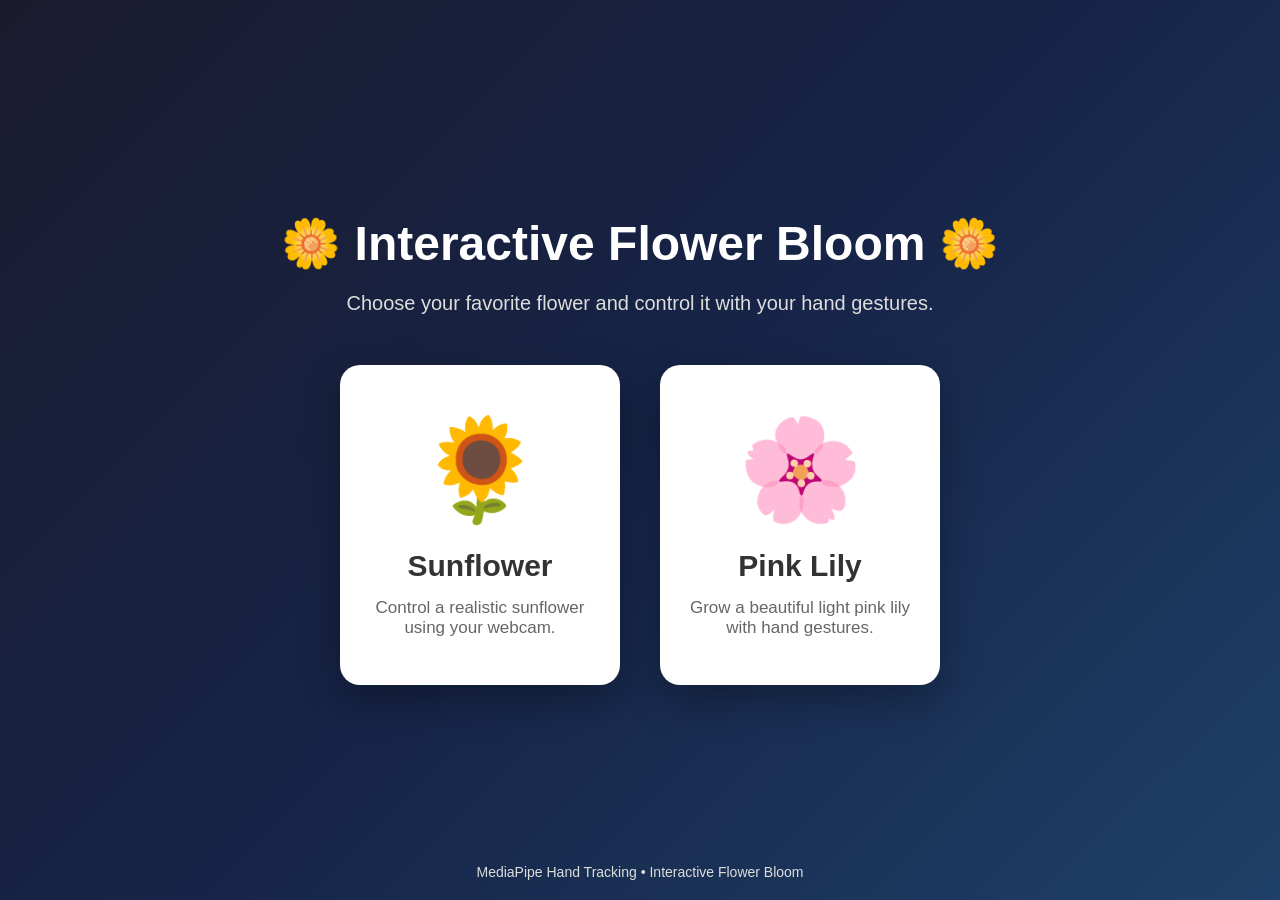
<file: index.html>
<!DOCTYPE html>
<html lang="en">
<head>
    <meta charset="UTF-8">
    <meta name="viewport" content="width=device-width, initial-scale=1.0">
    <title>Interactive Flower Bloom</title>

    <style>
        *{
            margin:0;
            padding:0;
            box-sizing:border-box;
            font-family:Arial,Helvetica,sans-serif;
        }

        body{
            width:100%;
            height:100vh;
            background:linear-gradient(135deg,#1b1b2f,#162447,#1f4068);
            display:flex;
            justify-content:center;
            align-items:center;
            overflow:hidden;
        }

        .container{
            text-align:center;
        }

        h1{
            color:white;
            font-size:48px;
            margin-bottom:20px;
        }

        p{
            color:#ddd;
            font-size:20px;
            margin-bottom:50px;
        }

        .buttons{
            display:flex;
            justify-content:center;
            gap:40px;
            flex-wrap:wrap;
        }

        .card{
            width:280px;
            height:320px;
            background:white;
            border-radius:20px;
            display:flex;
            flex-direction:column;
            justify-content:center;
            align-items:center;
            text-decoration:none;
            transition:.4s;
            box-shadow:0 15px 40px rgba(0,0,0,.3);
        }

        .card:hover{
            transform:translateY(-10px) scale(1.05);
        }

        .emoji{
            font-size:100px;
            margin-bottom:20px;
        }

        .title{
            font-size:30px;
            color:#333;
            font-weight:bold;
        }

        .desc{
            color:#666;
            margin-top:15px;
            font-size:17px;
            padding:0 20px;
        }

        footer{
            position:absolute;
            bottom:20px;
            color:#ddd;
            font-size:14px;
        }
    </style>

</head>

<body>

<div class="container">

    <h1>🌼 Interactive Flower Bloom 🌼</h1>

    <p>
        Choose your favorite flower and control it with your hand gestures.
    </p>

    <div class="buttons">

        <a href="sunflower.html" class="card">

            <div class="emoji">🌻</div>

            <div class="title">
                Sunflower
            </div>

            <div class="desc">
                Control a realistic sunflower using your webcam.
            </div>

        </a>

        <a href="lily.html" class="card">

            <div class="emoji">🌸</div>

            <div class="title">
                Pink Lily
            </div>

            <div class="desc">
                Grow a beautiful light pink lily with hand gestures.
            </div>

        </a>

    </div>

</div>

<footer>
    MediaPipe Hand Tracking • Interactive Flower Bloom
</footer>

</body>
</html>
</file>
